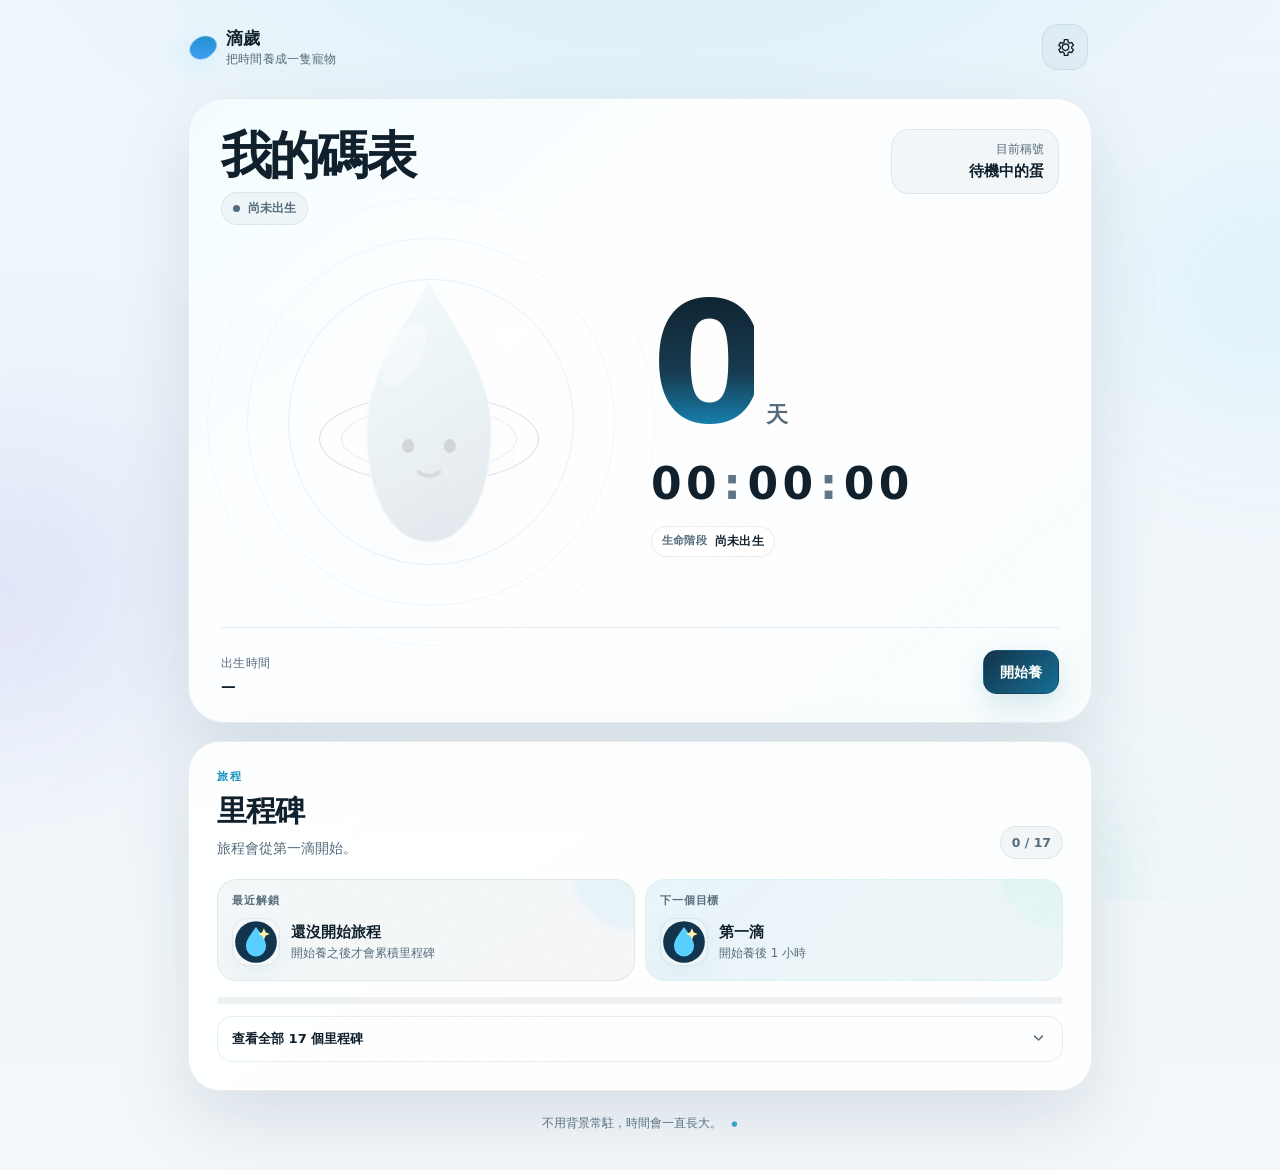
<file: index.html>
<!doctype html>
<html lang="zh-Hant">
<head>
  <meta charset="utf-8" />
  <meta name="viewport" content="width=device-width, initial-scale=1, viewport-fit=cover" />
  <meta id="themeColorMeta" name="theme-color" content="#071018" />
  <meta name="description" content="滴歲：把時間養成一隻會一直長大的碼表寵物。" />
  <meta name="apple-mobile-web-app-capable" content="yes" />
  <meta name="apple-mobile-web-app-status-bar-style" content="black-translucent" />
  <link rel="manifest" href="./manifest.webmanifest" />
  <link rel="icon" href="./icons/icon-192.webp?v=icon-v2" type="image/webp" />
  <link rel="apple-touch-icon" href="./icons/icon-192.webp?v=icon-v2" />
  <script>
    (() => {
      try {
        const preference = localStorage.getItem("dipai-theme") || "system";
        const resolved = preference === "system"
          ? (matchMedia("(prefers-color-scheme: light)").matches ? "light" : "dark")
          : preference;
        document.documentElement.dataset.theme = resolved;
      } catch {}
    })();
  </script>
  <link rel="stylesheet" href="./styles.css?v=ui-v3" />
  <link rel="stylesheet" href="./journey.css?v=journey-v2" />
  <link rel="stylesheet" href="./share.css?v=share-v1" />
  <link rel="stylesheet" href="./mascot.css?v=care-v2" />
  <style>
    .unlock-toast{position:fixed;z-index:60;left:50%;bottom:max(18px,env(safe-area-inset-bottom));width:min(470px,calc(100vw - 24px));display:grid;grid-template-columns:58px minmax(0,1fr) 34px;align-items:center;gap:12px;padding:13px 13px 13px 14px;border:1px solid var(--stroke-strong);border-radius:22px;background:linear-gradient(145deg,rgba(91,207,255,.09),rgba(139,241,215,.04)),var(--surface-solid);box-shadow:0 24px 70px rgba(0,0,0,.34);backdrop-filter:blur(24px);-webkit-backdrop-filter:blur(24px);opacity:0;visibility:hidden;pointer-events:none;transform:translate(-50%,22px) scale(.98);transition:opacity .22s ease,transform .22s ease,visibility .22s ease}
    .unlock-toast.is-visible{opacity:1;visibility:visible;pointer-events:auto;transform:translate(-50%,0) scale(1)}
    .unlock-toast-icon{width:54px;height:54px;display:grid;place-items:center;border:1px solid var(--stroke);border-radius:17px;background:var(--soft)}
    .unlock-toast-icon svg{width:50px;height:50px;display:block}
    .unlock-toast-copy{min-width:0;display:grid;gap:2px}.unlock-toast-copy span{color:var(--accent);font-size:.66rem;font-weight:800;letter-spacing:.12em}.unlock-toast-copy strong{font-size:.98rem;line-height:1.2}.unlock-toast-copy small{color:var(--muted);font-size:.76rem;line-height:1.4}
    .unlock-toast-dismiss{width:32px;height:32px;border:0;border-radius:11px;background:transparent;color:var(--muted);font-size:1.35rem;line-height:1;cursor:pointer}.unlock-toast-dismiss:hover{background:var(--soft);color:var(--text)}
    @media(max-width:420px){.unlock-toast{grid-template-columns:50px minmax(0,1fr) 30px;padding:11px;border-radius:19px}.unlock-toast-icon{width:48px;height:48px;border-radius:15px}.unlock-toast-icon svg{width:44px;height:44px}}
  </style>
  <title>滴歲</title>
</head>
<body>
  <div class="ambient" aria-hidden="true"><span></span><span></span><span></span></div>

  <main class="app-shell">
    <header class="topbar home-topbar">
      <div class="brand-wrap" aria-label="滴歲">
        <span class="brand-drop" aria-hidden="true"></span>
        <div>
          <div class="brand">滴歲</div>
          <div class="brand-note">把時間養成一隻寵物</div>
        </div>
      </div>

      <a class="icon-link" href="./settings.html" aria-label="設定" title="設定">
        <svg viewBox="0 0 24 24" aria-hidden="true">
          <path d="M12 15.5A3.5 3.5 0 1 1 12 8a3.5 3.5 0 0 1 0 7.5Z"/>
          <path d="M19.1 12.9c.1-.6.1-1.2 0-1.8l2-1.6-2-3.4-2.4 1a7.5 7.5 0 0 0-1.6-.9L14.7 3h-4l-.4 3.2c-.6.2-1.1.5-1.6.9l-2.4-1-2 3.4 2 1.6a7 7 0 0 0 0 1.8l-2 1.6 2 3.4 2.4-1c.5.4 1 .7 1.6.9l.4 3.2h4l.4-3.2c.6-.2 1.1-.5 1.6-.9l2.4 1 2-3.4-2-1.6Z"/>
        </svg>
      </a>
    </header>

    <section class="hero surface">
      <div class="hero-head">
        <div class="identity">
          <h1 id="title">我的碼表</h1>
          <div id="statusPill" class="status-pill stopped">尚未出生</div>
        </div>
        <div class="rank-orb">
          <span>目前稱號</span>
          <strong id="rankText">待機中的蛋</strong>
        </div>
      </div>

      <div class="time-stage" role="timer" aria-live="off" aria-label="已陪伴時間">
        <div class="ripple ripple-one" aria-hidden="true"></div>
        <div class="ripple ripple-two" aria-hidden="true"></div>
        <div class="ripple ripple-three" aria-hidden="true"></div>
        <div id="mascotStageShell" class="mascot-stage-shell" data-stage="dormant" aria-hidden="true">
          <span class="mascot-aura mascot-aura-one"></span>
          <span class="mascot-aura mascot-aura-two"></span>
          <svg id="mascotStage" class="mascot-stage" viewBox="0 0 240 280">
            <use id="mascotStageUse" href="./icons/mascots.svg#newborn"></use>
          </svg>
        </div>
        <div class="elapsed-wrap">
          <div class="days-row">
            <span id="days" class="days">0</span>
            <span class="unit">天</span>
          </div>
          <div class="clock-row">
            <span id="hours">00</span><span class="sep">:</span><span id="minutes">00</span><span class="sep">:</span><span id="seconds">00</span>
          </div>
          <div class="life-stage-chip" aria-label="目前生命階段">
            <span>生命階段</span>
            <strong id="lifeStageText">尚未出生</strong>
          </div>
        </div>
      </div>

      <section id="careStrip" class="care-strip" aria-label="照顧滴歲" hidden>
        <div class="care-copy">
          <span class="care-kicker">照顧狀態</span>
          <strong id="careHint">剛吃飽，現在精神很好。</strong>
          <small id="careFeedCount">有效餵食 0 次</small>
        </div>
        <button id="feedBtn" class="feed-btn" type="button" aria-label="餵食滴歲">
          <svg viewBox="0 0 24 24" aria-hidden="true">
            <path d="M12 3c-2.7 4.2-6 7.3-6 11a6 6 0 0 0 12 0c0-3.7-3.3-6.8-6-11Z"/>
            <path d="M9.5 15.2c.8 1 1.7 1.5 2.9 1.5"/>
          </svg>
          <span id="feedBtnLabel">餵食</span>
        </button>
      </section>

      <div class="hero-bottom">
        <div class="meta">
          <span class="label">出生時間</span>
          <strong id="startedAtText">—</strong>
        </div>
        <div class="actions">
          <button id="startBtn" class="btn primary">開始養</button>
          <button id="renameBtn" class="btn">改名字</button>
        </div>
      </div>
    </section>

    <aside id="backupReminder" class="backup-reminder surface" hidden>
      <div class="backup-reminder-icon" aria-hidden="true">
        <svg viewBox="0 0 24 24"><path d="M12 3 5 6v5c0 4.6 2.8 8.2 7 10 4.2-1.8 7-5.4 7-10V6l-7-3Z"/><path d="m9 12 2 2 4-4"/></svg>
      </div>
      <div class="backup-reminder-copy">
        <strong id="backupReminderTitle">很久沒有匯出備份了</strong>
        <small id="backupReminderText">本機有安全副本，但清除網站資料時仍可能一起消失。</small>
      </div>
      <a id="backupReminderAction" href="./settings.html#data-safety" class="backup-reminder-action">去備份</a>
      <button id="backupReminderDismiss" class="backup-reminder-dismiss" type="button" aria-label="稍後再提醒">×</button>
    </aside>

    <section class="milestones-card surface">
      <div class="milestone-head">
        <div>
          <span class="section-kicker">旅程</span>
          <h2>里程碑</h2>
          <p id="milestoneSummary" class="milestone-summary">旅程會從第一滴開始。</p>
        </div>
        <div class="milestone-head-actions">
          <span id="milestoneCount" class="milestone-count">0 / 17</span>
          <button id="shareAchievementBtn" class="share-entry" type="button" aria-label="分享滴歲成就卡" hidden>
            <svg viewBox="0 0 24 24" aria-hidden="true"><circle cx="18" cy="5" r="2.5"/><circle cx="6" cy="12" r="2.5"/><circle cx="18" cy="19" r="2.5"/><path d="m8.2 10.9 7.6-4.7M8.2 13.1l7.6 4.7"/></svg>
            <span>分享</span>
          </button>
        </div>
      </div>

      <div class="journey-glance" aria-label="里程碑摘要">
        <article class="journey-card journey-card-recent">
          <span class="journey-label">最近解鎖</span>
          <div class="journey-card-main">
            <div class="journey-badge" aria-hidden="true">
              <svg viewBox="0 0 64 64"><use id="recentMilestoneIcon" href="./icons/milestones.svg#spark"></use></svg>
            </div>
            <div class="journey-copy">
              <strong id="recentMilestoneTitle">還沒開始旅程</strong>
              <small id="recentMilestoneMeta">開始養之後才會累積里程碑</small>
            </div>
          </div>
        </article>

        <article class="journey-card journey-card-next">
          <span class="journey-label">下一個目標</span>
          <div class="journey-card-main">
            <div class="journey-badge" aria-hidden="true">
              <svg viewBox="0 0 64 64"><use id="nextMilestoneIcon" href="./icons/milestones.svg#spark"></use></svg>
            </div>
            <div class="journey-copy">
              <strong id="nextMilestoneTitle">第一滴</strong>
              <small id="nextMilestoneMeta">開始養後 1 小時</small>
            </div>
          </div>
        </article>
      </div>

      <div id="milestoneProgressTrack" class="milestone-progress" role="progressbar" aria-label="下一個里程碑的進度" aria-valuemin="0" aria-valuemax="100" aria-valuenow="0" aria-valuetext="尚未完成里程碑"><span id="milestoneProgress" aria-hidden="true"></span></div>

      <button id="milestoneToggle" class="milestone-toggle" type="button" aria-expanded="false" aria-controls="milestoneArchive">
        <span id="milestoneToggleText">查看全部 17 個里程碑</span>
        <svg viewBox="0 0 24 24" aria-hidden="true"><path d="m7 9 5 5 5-5"/></svg>
      </button>

      <div id="milestoneArchive" class="milestone-archive" hidden>
        <div class="milestone-archive-head">
          <strong>完整旅程</strong>
          <span>從第一滴到十年神話</span>
        </div>
        <div id="milestones" class="milestones"></div>
      </div>
    </section>

    <footer>
      <span>不用背景常駐，時間會一直長大。</span>
      <span class="footer-dot" aria-hidden="true">●</span>
    </footer>
  </main>

  <aside id="unlockToast" class="unlock-toast" aria-label="里程碑解鎖" hidden>
    <div class="unlock-toast-icon" aria-hidden="true">
      <svg viewBox="0 0 64 64"><use id="unlockToastIcon" href="./icons/milestones.svg#spark"></use></svg>
    </div>
    <div class="unlock-toast-copy">
      <span>旅程更新</span>
      <strong id="unlockToastTitle">里程碑解鎖</strong>
      <small id="unlockToastMeta">歡迎回來</small>
    </div>
    <button id="unlockToastDismiss" class="unlock-toast-dismiss" type="button" aria-label="關閉里程碑通知">×</button>
  </aside>

  <aside id="evolutionOverlay" class="evolution-overlay" aria-label="滴歲成長" hidden>
    <div class="evolution-rings" aria-hidden="true"><span></span><span></span><span></span></div>
    <div class="evolution-card">
      <button id="evolutionDismiss" class="evolution-dismiss" type="button" aria-label="關閉成長通知">×</button>
      <div class="evolution-mascot-wrap" aria-hidden="true">
        <svg viewBox="0 0 240 280"><use id="evolutionMascotUse" href="./icons/mascots.svg#baby"></use></svg>
      </div>
      <span class="evolution-kicker">滴歲長大了</span>
      <strong id="evolutionStageTitle">幼滴</strong>
      <small id="evolutionStageMeta">新的生命階段已解鎖</small>
    </div>
  </aside>

  <div id="liveStatus" role="status" aria-live="polite" aria-atomic="true" style="position:absolute;width:1px;height:1px;padding:0;margin:-1px;overflow:hidden;clip:rect(0,0,0,0);white-space:nowrap;border:0"></div>

  <dialog id="shareDialog" class="share-dialog" aria-labelledby="shareDialogTitle">
    <div class="share-dialog-card">
      <header class="share-dialog-head">
        <div>
          <span class="dialog-kicker">分享旅程</span>
          <h2 id="shareDialogTitle">把這段陪伴做成一張卡</h2>
        </div>
        <button id="shareCloseBtn" class="share-close" type="button" aria-label="關閉分享成就卡">×</button>
      </header>

      <div class="share-format-switch" role="group" aria-label="分享圖片尺寸">
        <button class="share-format-option is-active" type="button" data-share-format="square" aria-pressed="true">
          <strong>1:1</strong><span>貼文</span>
        </button>
        <button class="share-format-option" type="button" data-share-format="story" aria-pressed="false">
          <strong>9:16</strong><span>限時動態</span>
        </button>
      </div>

      <div class="share-preview-shell">
        <canvas id="shareCanvas" class="share-canvas" width="1080" height="1080" aria-label="成就卡預覽"></canvas>
      </div>

      <p class="share-note">圖片只在這台裝置上即時產生，不會把滴歲資料上傳到伺服器。</p>

      <div class="share-dialog-actions">
        <button id="downloadShareBtn" class="btn" type="button" disabled>下載 PNG</button>
        <button id="nativeShareBtn" class="btn primary" type="button" disabled>分享圖片</button>
      </div>
    </div>
  </dialog>

  <dialog id="renameDialog">
    <form method="dialog" class="dialog-card" id="renameForm">
      <div class="dialog-kicker">改名字</div>
      <h2>這隻滴歲要叫什麼？</h2>
      <label>
        寵物名
        <input id="renameInput" maxlength="32" placeholder="我的碼表" autocomplete="off" />
      </label>
      <div class="dialog-actions">
        <button id="cancelRenameBtn" type="button" class="btn">取消</button>
        <button id="saveRenameBtn" type="button" class="btn primary">儲存</button>
      </div>
    </form>
  </dialog>

  <script src="./common.js?v=award-v1"></script>
  <script src="./storage.js?v=storage-v1"></script>
  <script src="./cloud.js?v=auth-v1"></script>
  <script src="./account.js?v=auth-v1"></script>
  <script src="./app.js?v=ui-v3"></script>
  <script src="./share-card.js?v=debug-v2"></script>
</body>
</html>
</file>
<file: styles.css>
:root{
  font-family:Inter,ui-sans-serif,system-ui,-apple-system,BlinkMacSystemFont,"Segoe UI","Noto Sans TC",sans-serif;
  --bg:#071018;--bg-top:#0a151f;--text:#f5fbff;--muted:#8ea3b5;--faint:#6f8799;
  --surface:rgba(13,27,39,.74);--surface-solid:#0e1b27;--stroke:rgba(190,233,255,.09);--stroke-strong:rgba(190,233,255,.18);
  --soft:rgba(255,255,255,.038);--soft-strong:rgba(255,255,255,.066);
  --accent:#6bdcff;--accent-2:#8bf1d7;--accent-3:#9ba8ff;
  --success:#86eab0;--success-bg:rgba(74,207,139,.09);
  --danger:#ff8f9d;--danger-bg:rgba(255,89,112,.09);--danger-line:#ff7084;
  --dialog:#0e1a25;--input:#09131c;--shadow:0 28px 80px rgba(0,0,0,.28);--shadow-soft:0 14px 42px rgba(0,0,0,.16);
  --separator:rgba(190,233,255,.075);color-scheme:dark
}
:root[data-theme="light"]{
  --bg:#f3f7fa;--bg-top:#eef6fb;--text:#10202c;--muted:#566c7c;--faint:#5f7485;
  --surface:rgba(255,255,255,.82);--surface-solid:#fff;--stroke:rgba(27,70,96,.09);--stroke-strong:rgba(27,70,96,.17);
  --soft:rgba(23,67,92,.038);--soft-strong:rgba(23,67,92,.065);
  --accent:#168fc2;--accent-2:#15896f;--accent-3:#6472df;
  --success:#258958;--success-bg:rgba(43,170,105,.08);
  --danger:#c94b5f;--danger-bg:rgba(201,75,95,.08);--danger-line:#d75b6e;
  --dialog:#fff;--input:#f4f8fa;--shadow:0 28px 72px rgba(52,87,109,.14);--shadow-soft:0 12px 36px rgba(52,87,109,.10);
  --separator:rgba(27,70,96,.08);color-scheme:light
}
*{box-sizing:border-box}
html{min-height:100%;background:var(--bg);scroll-behavior:smooth}
body{
  margin:0;min-height:100vh;color:var(--text);
  background:
    radial-gradient(1200px 680px at 50% -10%,rgba(82,190,255,.16),transparent 58%),
    radial-gradient(760px 520px at 8% 35%,rgba(103,119,255,.09),transparent 66%),
    linear-gradient(180deg,var(--bg-top),var(--bg));
  overflow-x:hidden;transition:background-color .25s ease,color .25s ease
}
:root[data-theme="light"] body{
  background:
    radial-gradient(1100px 620px at 52% -10%,rgba(74,184,230,.14),transparent 60%),
    radial-gradient(700px 480px at 3% 48%,rgba(112,125,226,.07),transparent 68%),
    linear-gradient(180deg,var(--bg-top),var(--bg))
}
button,input,select{font:inherit}
button,a,select{-webkit-tap-highlight-color:transparent}
button:focus-visible,a:focus-visible,select:focus-visible,input:focus-visible{outline:2px solid var(--accent);outline-offset:3px}

.ambient{position:fixed;inset:0;z-index:0;pointer-events:none;overflow:hidden}
.ambient span{position:absolute;border-radius:999px;filter:blur(82px);opacity:.15;animation:drift 18s ease-in-out infinite alternate}
.ambient span:nth-child(1){width:260px;height:260px;background:#46c9ff;right:-110px;top:18%}
.ambient span:nth-child(2){width:220px;height:220px;background:#7769ff;left:-120px;top:55%;animation-delay:-8s}
.ambient span:nth-child(3){width:180px;height:180px;background:#66f0c7;right:9%;bottom:-80px;animation-delay:-13s}
:root[data-theme="light"] .ambient span{opacity:.09}
@keyframes drift{to{transform:translate3d(24px,-18px,0) scale(1.06)}}

.app-shell{position:relative;z-index:1;width:min(940px,100%);margin:0 auto;padding:max(24px,env(safe-area-inset-top)) 18px max(34px,env(safe-area-inset-bottom))}
.topbar{display:flex;align-items:center;justify-content:space-between;gap:16px;margin-bottom:28px;padding:0 4px}
.brand-wrap{display:flex;align-items:center;gap:12px}
.brand-drop{width:22px;height:27px;display:block;background:linear-gradient(145deg,var(--accent),#4a9fff);border-radius:70% 40% 65% 45%;transform:rotate(42deg);box-shadow:0 8px 24px rgba(88,205,255,.22)}
.brand{font-size:1.08rem;font-weight:820;letter-spacing:.02em}
.brand-note{margin-top:2px;color:var(--muted);font-size:.74rem;letter-spacing:.02em}
.icon-link,.back-link{display:grid;place-items:center;color:var(--text);text-decoration:none;border:1px solid var(--stroke);background:var(--soft);backdrop-filter:blur(18px);-webkit-backdrop-filter:blur(18px);transition:transform .18s ease,border-color .18s ease,background .18s ease}
.icon-link{width:46px;height:46px;border-radius:16px}
.icon-link:hover,.back-link:hover{transform:translateY(-2px);background:var(--soft-strong);border-color:var(--stroke-strong)}
.icon-link:active,.back-link:active{transform:scale(.97)}
.icon-link svg{width:21px;height:21px;fill:none;stroke:currentColor;stroke-width:1.55;stroke-linecap:round;stroke-linejoin:round}

.surface{position:relative;border:1px solid var(--stroke);background:linear-gradient(145deg,rgba(255,255,255,.045),rgba(255,255,255,.012)),var(--surface);box-shadow:var(--shadow);backdrop-filter:blur(24px);-webkit-backdrop-filter:blur(24px)}
:root[data-theme="light"] .surface{background:linear-gradient(145deg,rgba(255,255,255,.55),rgba(255,255,255,.16)),var(--surface)}

.hero{overflow:hidden;border-radius:36px;padding:30px 32px 28px}
.hero::before{content:"";position:absolute;inset:0;background:linear-gradient(140deg,rgba(104,220,255,.08),transparent 34%,transparent 74%,rgba(134,240,212,.055));pointer-events:none}
.hero-head{position:relative;z-index:3;display:flex;align-items:flex-start;justify-content:space-between;gap:24px}
.hero h1{margin:0 0 10px;font-size:clamp(2rem,5vw,3.2rem);line-height:1.04;letter-spacing:-.055em;font-weight:820}
.status-pill{display:inline-flex;align-items:center;gap:8px;padding:7px 11px;border:1px solid var(--stroke);border-radius:999px;background:var(--soft);color:var(--muted);font-size:.78rem;font-weight:680}
.status-pill.running{border-color:rgba(134,234,176,.14);background:var(--success-bg);color:var(--success)}
.status-pill.running::before,.status-pill.stopped::before{content:"";width:7px;height:7px;border-radius:50%;background:currentColor}
.status-pill.running::before{box-shadow:0 0 0 0 rgba(134,234,176,.45);animation:pulse 2.2s ease-out infinite}
@keyframes pulse{60%,100%{box-shadow:0 0 0 8px transparent}}
.rank-orb{min-width:168px;padding:12px 14px;border:1px solid var(--stroke);border-radius:18px;background:var(--soft);text-align:right}
.rank-orb span{display:block;margin-bottom:4px;color:var(--muted);font-size:.72rem}
.rank-orb strong{font-size:.92rem;font-weight:730}

.time-stage{position:relative;display:grid;place-items:center;min-height:380px;margin:2px 0 10px;isolation:isolate}
.elapsed-wrap{position:relative;z-index:3;text-align:center}
.days-row{display:flex;align-items:baseline;justify-content:center;gap:12px;line-height:.86}
.days{font-size:clamp(7rem,21vw,13rem);font-weight:780;letter-spacing:-.085em;font-variant-numeric:tabular-nums;background:linear-gradient(180deg,#fff 8%,#d9f4ff 48%,#86dfff 100%);-webkit-background-clip:text;background-clip:text;color:transparent;text-shadow:0 24px 60px rgba(73,194,255,.12)}
:root[data-theme="light"] .days{background:linear-gradient(180deg,#102533 5%,#173b50 56%,#168fc2 100%);-webkit-background-clip:text;background-clip:text;color:transparent;text-shadow:none}
.unit{color:var(--muted);font-size:clamp(1rem,2.4vw,1.35rem);font-weight:650;letter-spacing:.08em}
.clock-row{margin-top:22px;color:var(--text);font-size:clamp(1.85rem,5.5vw,3.15rem);font-weight:560;letter-spacing:.1em;font-variant-numeric:tabular-nums}
.sep{padding:0 .05em;color:var(--faint)}
.ripple{position:absolute;left:50%;top:50%;border:1px solid rgba(102,216,255,.13);border-radius:50%;transform:translate(-50%,-50%);z-index:0}
:root[data-theme="light"] .ripple{border-color:rgba(35,146,190,.12)}
.ripple-one{width:360px;height:360px}.ripple-two{width:470px;height:470px;opacity:.62}.ripple-three{width:590px;height:590px;opacity:.34}
.drop-glyph{position:absolute;left:50%;top:50%;width:230px;height:265px;z-index:1;border-radius:62% 42% 66% 44%;transform:translate(-50%,-52%) rotate(43deg);background:linear-gradient(145deg,rgba(76,199,255,.12),rgba(75,119,255,.045));filter:drop-shadow(0 30px 60px rgba(54,180,255,.08));border:1px solid rgba(128,226,255,.06)}
:root[data-theme="light"] .drop-glyph{background:linear-gradient(145deg,rgba(54,166,211,.09),rgba(94,108,214,.035));border-color:rgba(45,135,173,.055)}

.hero-bottom{position:relative;z-index:3;display:flex;align-items:end;justify-content:space-between;gap:18px;padding-top:22px;border-top:1px solid var(--stroke)}
.meta{min-width:0}.meta .label{display:block;margin-bottom:6px;color:var(--muted);font-size:.72rem;letter-spacing:.03em}.meta strong{display:block;font-size:.92rem;font-weight:650;overflow-wrap:anywhere}
.actions{display:flex;gap:10px}
.btn{min-height:44px;border:1px solid var(--stroke-strong);border-radius:14px;padding:0 16px;color:var(--text);background:var(--soft);font:inherit;font-size:.9rem;font-weight:680;cursor:pointer;transition:transform .16s ease,background .16s ease,border-color .16s ease,box-shadow .16s ease}
.btn:hover{transform:translateY(-1px);background:var(--soft-strong);border-color:rgba(180,232,255,.26)}
.btn:active{transform:scale(.98)}
.btn.primary{background:linear-gradient(135deg,#d9f7ff,#9fe9ff);color:#06141e;border-color:transparent;box-shadow:0 10px 28px rgba(89,209,255,.2)}
:root[data-theme="light"] .btn.primary{background:linear-gradient(135deg,#12344a,#176f94);color:white;box-shadow:0 10px 26px rgba(33,111,145,.16)}
.btn[hidden]{display:none}

.milestones-card{margin-top:18px;border-radius:32px;padding:28px}
.milestone-head{display:flex;align-items:flex-end;justify-content:space-between;gap:18px}
.section-kicker{display:block;margin-bottom:7px;color:var(--accent);font-size:.68rem;font-weight:760;letter-spacing:.14em;text-transform:uppercase}
.milestone-head h2{margin:0;font-size:clamp(1.4rem,3vw,1.9rem);letter-spacing:-.035em}
.milestone-summary{margin:7px 0 0;color:var(--muted);font-size:.85rem;line-height:1.45}
.milestone-count{padding:8px 11px;border:1px solid var(--stroke);border-radius:999px;background:var(--soft);color:var(--muted);font-size:.78rem;font-weight:720;font-variant-numeric:tabular-nums}
/* Each milestone fills the track independently from 0% to 100%.
   Keep the travelling highlight on the *track*, not on the partially filled
   child: otherwise the shimmer stops at the current fill width. */
.milestone-progress{position:relative;height:7px;margin:20px 0 18px;border-radius:999px;background:var(--soft-strong);overflow:hidden;isolation:isolate}
.milestone-progress>span{display:block;width:0;height:100%;border-radius:inherit;background:linear-gradient(90deg,#5acfff,#76ebd0,#9ba8ff);box-shadow:0 0 18px rgba(95,218,255,.24);transition:width .45s cubic-bezier(.22,.8,.22,1)}
.milestone-progress>span.is-milestone-reset{transition:none}
/* Shine width = 40% of track; the 350% translation moves it from -40%
   to +100%, fully across and outside both ends of the track. */
.milestone-progress::after{content:"";position:absolute;z-index:1;top:0;bottom:0;left:-40%;width:40%;border-radius:inherit;pointer-events:none;background:linear-gradient(90deg,transparent,rgba(255,255,255,.12) 23%,rgba(255,255,255,.68) 50%,rgba(255,255,255,.12) 77%,transparent);animation:milestoneShine 3.6s linear infinite}
@keyframes milestoneShine{0%{transform:translateX(0)}70%,100%{transform:translateX(350%)}}
@media(prefers-reduced-motion:reduce){.milestone-progress>span{transition:none}.milestone-progress::after{animation:none;display:none}}
.milestones{display:grid;grid-template-columns:repeat(2,minmax(0,1fr));gap:10px}
.milestone{display:flex;align-items:center;justify-content:space-between;gap:14px;min-height:76px;padding:12px 13px;border:1px solid var(--stroke);border-radius:18px;background:var(--soft);transition:transform .18s ease,border-color .18s ease,background .18s ease}
.milestone:hover{transform:translateY(-2px);border-color:var(--stroke-strong);background:var(--soft-strong)}
.milestone.done{background:linear-gradient(135deg,rgba(72,205,255,.065),rgba(108,235,200,.035));border-color:rgba(112,225,242,.12)}
.milestone .left{display:flex;align-items:center;gap:12px;min-width:0}
.badge{width:46px;height:46px;display:grid;place-items:center;flex:0 0 auto;border-radius:15px;background:var(--soft);filter:saturate(.36);opacity:.46;transition:opacity .22s ease,filter .22s ease,transform .22s ease,box-shadow .22s ease}
.badge svg{display:block;width:46px;height:46px}
.milestone.done .badge{opacity:1;filter:none;box-shadow:0 10px 28px rgba(61,184,255,.1)}
.milestone.just-unlocked .badge{animation:unlockPop .68s cubic-bezier(.22,1.45,.36,1)}
@keyframes unlockPop{0%{transform:scale(.78) rotate(-7deg)}55%{transform:scale(1.12) rotate(3deg)}100%{transform:scale(1) rotate(0)}}
.milestone-copy{min-width:0}.milestone-copy strong{display:block;font-size:.9rem;font-weight:700}.milestone-copy small,.milestone-status{color:var(--muted);font-size:.73rem}.milestone-copy small{display:block;margin-top:3px}.milestone-status{flex:0 0 auto;text-align:right}.milestone.done .milestone-status{color:var(--accent-2);font-weight:700}

footer{display:flex;align-items:center;justify-content:center;gap:9px;padding:24px 8px 4px;color:var(--faint);font-size:.75rem}
.footer-dot{font-size:.45rem;color:var(--accent);opacity:.8}

dialog{width:min(92vw,430px);border:0;padding:0;background:transparent;color:var(--text)}
dialog::backdrop{background:rgba(1,8,13,.68);backdrop-filter:blur(8px);-webkit-backdrop-filter:blur(8px)}
.dialog-card{background:linear-gradient(145deg,rgba(255,255,255,.05),transparent),var(--dialog);border:1px solid var(--stroke-strong);border-radius:26px;padding:24px;box-shadow:0 30px 90px rgba(0,0,0,.42)}
.dialog-kicker{margin-bottom:8px;color:var(--accent);font-size:.7rem;font-weight:760;letter-spacing:.1em}
.dialog-card h2{margin:0 0 18px;font-size:1.35rem;letter-spacing:-.025em}
.dialog-card label{display:grid;gap:8px;color:var(--muted);font-size:.8rem}
.dialog-card input{width:100%;border:1px solid var(--stroke);background:var(--input);color:var(--text);border-radius:14px;padding:13px 14px}
.dialog-card input:focus{border-color:var(--accent)}
.dialog-actions{display:flex;justify-content:flex-end;gap:10px;margin-top:18px}

.settings-shell{width:min(690px,100%);padding-bottom:max(48px,env(safe-area-inset-bottom))}
.settings-header{display:flex;align-items:center;gap:15px;padding:4px 2px 30px}
.back-link{width:46px;height:46px;border-radius:16px;flex:0 0 auto}
.back-link svg{width:22px;height:22px;fill:none;stroke:currentColor;stroke-width:1.8;stroke-linecap:round;stroke-linejoin:round}
.settings-title{font-size:1.8rem;font-weight:820;letter-spacing:-.045em}
.settings-subtitle{margin-top:4px;color:var(--muted);font-size:.86rem}
.settings-section{margin-bottom:26px}
.settings-section-title{margin:0 0 9px 12px;color:var(--muted);font-size:.7rem;font-weight:780;letter-spacing:.12em;text-transform:uppercase}
.settings-list{overflow:hidden;background:linear-gradient(145deg,rgba(255,255,255,.04),rgba(255,255,255,.01)),var(--surface);border:1px solid var(--stroke);border-radius:22px;box-shadow:var(--shadow-soft);backdrop-filter:blur(22px);-webkit-backdrop-filter:blur(22px)}
.settings-row{position:relative;display:flex;align-items:center;gap:13px;min-height:76px;width:100%;padding:13px 15px;background:transparent;color:var(--text);border:0;text-align:left}
.settings-row+.settings-row{border-top:1px solid var(--separator)}
.settings-action{cursor:pointer;transition:background .15s ease,transform .15s ease}
.settings-action:hover:not(:disabled){background:var(--soft)}
.settings-action:active:not(:disabled){background:var(--soft-strong)}
.settings-action:disabled{cursor:default;opacity:.64}
.settings-icon{width:42px;height:42px;display:grid;place-items:center;flex:0 0 auto;border:1px solid var(--stroke);border-radius:14px;background:var(--soft);color:var(--text)}
.settings-icon-accent{background:linear-gradient(135deg,rgba(91,207,255,.13),rgba(139,241,215,.06));color:var(--accent)}
.settings-icon svg{width:20px;height:20px;fill:none;stroke:currentColor;stroke-width:1.75;stroke-linecap:round;stroke-linejoin:round}
.settings-copy{display:flex;flex:1;min-width:0;flex-direction:column;gap:3px}.settings-copy strong{font-size:.96rem;font-weight:700}.settings-copy span{color:var(--muted);font-size:.78rem;line-height:1.4}
.settings-chevron{flex:0 0 auto;color:var(--faint);font-size:1.65rem;line-height:1;font-weight:300}
.settings-select{appearance:none;max-width:132px;padding:9px 30px 9px 12px;border:1px solid var(--stroke);border-radius:12px;background-color:var(--soft);background-image:linear-gradient(45deg,transparent 50%,var(--muted) 50%),linear-gradient(135deg,var(--muted) 50%,transparent 50%);background-position:calc(100% - 15px) 50%,calc(100% - 10px) 50%;background-size:5px 5px,5px 5px;background-repeat:no-repeat;color:var(--text);outline:none;cursor:pointer}
.settings-select:focus{border-color:var(--accent)}
.danger-settings{margin-top:34px}.danger-settings .settings-section-title{color:var(--danger)}.danger-list{border-color:rgba(255,112,132,.13)}.danger-row{color:var(--danger)}.danger-icon{background:var(--danger-bg);color:var(--danger);border-color:rgba(255,112,132,.12)}.danger-row .settings-copy span{color:var(--muted)}.danger-row.holding{background:var(--danger-bg)}
.row-progress{position:absolute;left:0;right:0;bottom:0;height:3px;background:transparent;overflow:hidden}.row-progress>span{display:block;height:100%;width:0;background:linear-gradient(90deg,var(--danger-line),#ffb0ba);box-shadow:0 0 15px rgba(255,112,132,.3);transition:width .04s linear}
.settings-footnote{margin:5px 14px 0;color:var(--muted);font-size:.75rem;line-height:1.55;text-align:center}
/* Friendly everyday settings; diagnostics and old restore flows remain available
   behind a native disclosure instead of crowding the account experience. */
.settings-advanced{margin:6px 0 25px;border:1px solid var(--stroke);border-radius:22px;background:linear-gradient(140deg,rgba(91,207,255,.035),transparent 72%),var(--surface);overflow:hidden;box-shadow:var(--shadow-soft)}
.settings-advanced-toggle{display:flex;align-items:center;gap:13px;min-height:78px;padding:15px 18px;list-style:none;cursor:pointer;user-select:none}
.settings-advanced-toggle::-webkit-details-marker{display:none}
.settings-advanced-toggle:hover{background:var(--soft)}
.settings-advanced-toggle:focus-visible{outline:2px solid var(--accent);outline-offset:-3px;border-radius:18px}
.settings-advanced-icon{display:grid;place-items:center;flex:0 0 42px;width:42px;height:42px;border-radius:14px;background:var(--soft);border:1px solid var(--stroke);color:var(--accent);font-size:1.1rem}
.settings-advanced-copy{min-width:0;display:flex;flex:1;flex-direction:column;gap:4px}
.settings-advanced-copy strong{color:var(--text);font-size:.93rem;font-weight:740}
.settings-advanced-copy small{color:var(--muted);font-size:.75rem;line-height:1.45}
.settings-advanced-chevron{color:var(--muted);font-size:1.3rem;transition:transform .2s ease}
.settings-advanced[open] .settings-advanced-chevron{transform:rotate(180deg)}
.settings-advanced-content{padding:0 14px 4px;border-top:1px solid var(--separator)}
.settings-advanced-content>.settings-section{margin-top:22px;margin-bottom:22px}
.settings-advanced-content>.settings-section:first-child{margin-top:20px}
.settings-advanced-content .settings-section-title{margin-left:8px}
.settings-advanced-content .settings-list{box-shadow:none;background:var(--soft)}
@media(max-width:480px){.settings-advanced-toggle{padding:13px}.settings-advanced-content{padding:0 9px 4px}}
@media(prefers-reduced-motion:reduce){.settings-advanced-chevron{transition:none}}


@media(max-width:700px){
  .app-shell{padding-left:12px;padding-right:12px}
  .topbar{margin-bottom:18px}.brand-note{display:none}
  .hero{padding:22px 18px 18px;border-radius:28px}.hero-head{gap:12px}.hero h1{font-size:2rem}
  .rank-orb{min-width:0;padding:10px 11px;border-radius:15px}.rank-orb span{font-size:.66rem}.rank-orb strong{font-size:.82rem}
  .time-stage{min-height:330px;margin:0}.days{font-size:clamp(6.6rem,34vw,10rem)}.clock-row{font-size:clamp(1.75rem,9vw,2.55rem);margin-top:18px}
  .ripple-one{width:270px;height:270px}.ripple-two{width:350px;height:350px}.ripple-three{width:430px;height:430px}.drop-glyph{width:175px;height:200px}
  .hero-bottom{align-items:center;padding-top:16px}
  .milestones-card{padding:20px 16px;border-radius:26px}.milestones{grid-template-columns:1fr}.milestone{min-height:70px}.milestone-head{align-items:flex-start}.milestone-head p{max-width:250px}
  .settings-header{padding:2px 2px 24px}.settings-title{font-size:1.55rem}.settings-row{min-height:72px;padding:12px}.settings-icon{width:39px;height:39px}.settings-select{max-width:118px;font-size:.86rem}
}
@media(max-width:390px){
  .rank-orb{display:none}.days{font-size:7rem}.hero-bottom{flex-direction:column;align-items:stretch}.actions .btn{width:100%}.milestone-status{max-width:86px}
}
@media(prefers-reduced-motion:reduce){
  html{scroll-behavior:auto}
  *,*::before,*::after{animation-duration:.001ms!important;animation-iteration-count:1!important;transition-duration:.001ms!important}
}


/* Storage safety */
.backup-reminder[hidden]{display:none!important}
.backup-reminder{display:grid;grid-template-columns:46px minmax(0,1fr) auto 34px;align-items:center;gap:13px;margin:16px 0;padding:14px 16px;border-radius:22px}
.backup-reminder-icon{width:44px;height:44px;display:grid;place-items:center;border:1px solid var(--stroke);border-radius:15px;background:var(--soft);color:var(--accent)}
.backup-reminder-icon svg{width:22px;height:22px;fill:none;stroke:currentColor;stroke-width:1.7;stroke-linecap:round;stroke-linejoin:round}
.backup-reminder-copy{min-width:0;display:grid;gap:3px}.backup-reminder-copy strong{font-size:.84rem}.backup-reminder-copy small{color:var(--muted);font-size:.72rem;line-height:1.4}
.backup-reminder-action{padding:9px 12px;border:1px solid var(--stroke-strong);border-radius:12px;background:var(--soft);color:var(--text);font-size:.72rem;font-weight:760;text-decoration:none;white-space:nowrap}
.backup-reminder-dismiss{width:32px;height:32px;border:0;border-radius:10px;background:transparent;color:var(--muted);font-size:1.25rem;cursor:pointer}.backup-reminder-dismiss:hover{background:var(--soft);color:var(--text)}
.safety-badge{flex:0 0 auto;padding:5px 8px;border:1px solid var(--stroke);border-radius:999px;background:var(--soft);color:var(--muted);font-size:.66rem;font-weight:760}
.safety-badge.good{border-color:rgba(134,234,176,.2);background:var(--success-bg);color:var(--success)}
.safety-badge.warn{border-color:rgba(242,210,122,.24);background:rgba(242,210,122,.08);color:#e0bd5f}
.safety-badge.bad{border-color:rgba(255,112,132,.24);background:var(--danger-bg);color:var(--danger)}
:root[data-theme="light"] .safety-badge.warn{color:#8a6a16}
.recovery-dialog{width:min(560px,calc(100vw - 28px));padding:0;border:0;background:transparent;color:var(--text)}
.recovery-dialog::backdrop{background:rgba(2,8,12,.66);backdrop-filter:blur(8px)}
.recovery-dialog-card{border:1px solid var(--stroke-strong);border-radius:28px;background:var(--surface-solid);box-shadow:0 30px 100px rgba(0,0,0,.5);padding:20px}
.recovery-dialog-head{display:flex;align-items:flex-start;justify-content:space-between;gap:16px;margin-bottom:14px}.recovery-dialog-head h2{margin:5px 0 0;font-size:1.45rem}
.recovery-dialog-close{width:36px;height:36px;border:0;border-radius:12px;background:var(--soft);color:var(--muted);font-size:1.35rem;cursor:pointer}.recovery-dialog-close:hover{background:var(--soft-strong);color:var(--text)}
.snapshot-list{display:grid;gap:9px;max-height:min(58vh,520px);overflow:auto}
.snapshot-empty{padding:26px 14px;text-align:center;color:var(--muted);font-size:.8rem}
.snapshot-item{display:grid;grid-template-columns:minmax(0,1fr) auto;align-items:center;gap:12px;padding:12px 13px;border:1px solid var(--stroke);border-radius:17px;background:var(--soft)}
.snapshot-copy{min-width:0;display:grid;gap:3px}.snapshot-copy strong{font-size:.82rem}.snapshot-copy span{color:var(--muted);font-size:.7rem}.snapshot-copy small{color:var(--faint);font-size:.65rem}
.snapshot-restore{padding:8px 10px;border:1px solid var(--stroke-strong);border-radius:11px;background:var(--soft);color:var(--text);font-size:.7rem;font-weight:760;cursor:pointer}
.snapshot-restore:hover{background:var(--soft-strong)}
@media(max-width:560px){.backup-reminder{grid-template-columns:42px minmax(0,1fr) 30px}.backup-reminder-action{grid-column:2/3;width:max-content}.backup-reminder-dismiss{grid-column:3;grid-row:1}.safety-list .settings-row{gap:10px}.safety-badge{font-size:.61rem;padding:4px 7px}}
</file>
<file: journey.css>
/* Journey overview: keep the home screen focused while the full 17-step archive stays one tap away. */
.journey-glance{
  display:grid;
  grid-template-columns:repeat(2,minmax(0,1fr));
  gap:10px;
  margin-top:20px;
}
.journey-card{
  min-width:0;
  padding:14px;
  border:1px solid var(--stroke);
  border-radius:20px;
  background:var(--soft);
  overflow:hidden;
  position:relative;
}
.journey-card::after{
  content:"";
  position:absolute;
  width:120px;
  height:120px;
  border-radius:50%;
  right:-58px;
  top:-70px;
  background:rgba(91,207,255,.08);
  filter:blur(2px);
  pointer-events:none;
}
.journey-card-next{
  background:linear-gradient(135deg,rgba(90,207,255,.075),rgba(118,235,208,.035)),var(--soft);
  border-color:rgba(112,225,242,.13);
}
.journey-card-next::after{background:rgba(139,241,215,.1)}
.journey-label{
  display:block;
  margin-bottom:10px;
  color:var(--muted);
  font-size:.68rem;
  font-weight:760;
  letter-spacing:.08em;
}
.journey-card-main{
  position:relative;
  z-index:1;
  display:flex;
  align-items:center;
  gap:11px;
  min-width:0;
}
.journey-badge{
  width:48px;
  height:48px;
  display:grid;
  place-items:center;
  flex:0 0 auto;
  border:1px solid var(--stroke);
  border-radius:16px;
  background:rgba(255,255,255,.035);
  box-shadow:0 10px 26px rgba(35,155,210,.08);
}
.journey-badge svg{display:block;width:46px;height:46px}
.journey-copy{min-width:0;display:grid;gap:4px}
.journey-copy strong{
  overflow:hidden;
  text-overflow:ellipsis;
  white-space:nowrap;
  font-size:.92rem;
  font-weight:740;
}
.journey-copy small{
  color:var(--muted);
  font-size:.73rem;
  line-height:1.35;
}
.milestones-card .milestone-progress{margin:16px 0 12px}
.milestone-toggle{
  width:100%;
  min-height:46px;
  display:flex;
  align-items:center;
  justify-content:space-between;
  gap:12px;
  padding:0 14px;
  border:1px solid var(--stroke);
  border-radius:15px;
  background:transparent;
  color:var(--text);
  cursor:pointer;
  font:inherit;
  font-size:.82rem;
  font-weight:700;
  transition:background .16s ease,border-color .16s ease,transform .16s ease;
}
.milestone-toggle:hover{background:var(--soft);border-color:var(--stroke-strong)}
.milestone-toggle:active{transform:scale(.992)}
.milestone-toggle svg{
  width:19px;
  height:19px;
  fill:none;
  stroke:var(--muted);
  stroke-width:1.8;
  stroke-linecap:round;
  stroke-linejoin:round;
  transition:transform .2s ease;
}
.milestone-toggle[aria-expanded="true"] svg{transform:rotate(180deg)}
.milestone-archive{margin-top:16px;padding-top:16px;border-top:1px solid var(--stroke)}
.milestone-archive[hidden]{display:none}
.milestone-archive-head{
  display:flex;
  align-items:baseline;
  justify-content:space-between;
  gap:12px;
  margin:0 2px 11px;
}
.milestone-archive-head strong{font-size:.84rem;font-weight:750}
.milestone-archive-head span{color:var(--muted);font-size:.72rem}

@media(max-width:520px){
  .journey-glance{grid-template-columns:1fr;gap:8px;margin-top:16px}
  .journey-card{padding:12px 13px;border-radius:17px}
  .journey-label{margin-bottom:8px}
  .journey-badge{width:44px;height:44px;border-radius:14px}
  .journey-badge svg{width:42px;height:42px}
  .journey-copy strong{font-size:.88rem}
  .milestone-archive-head{align-items:flex-start;flex-direction:column;gap:2px}
}
</file>
<file: share.css>
/* Share achievement card: on-device Canvas export + Web Share UI. */
.milestone-head-actions{display:flex;align-items:center;gap:8px;flex:0 0 auto}
.share-entry{
  min-height:34px;
  display:inline-flex;
  align-items:center;
  justify-content:center;
  gap:7px;
  padding:0 11px;
  border:1px solid var(--stroke);
  border-radius:999px;
  background:var(--soft);
  color:var(--text);
  cursor:pointer;
  font:inherit;
  font-size:.76rem;
  font-weight:720;
  transition:transform .16s ease,background .16s ease,border-color .16s ease
}
.share-entry[hidden]{display:none}
.share-entry:hover{transform:translateY(-1px);background:var(--soft-strong);border-color:var(--stroke-strong)}
.share-entry:active{transform:scale(.98)}
.share-entry svg{width:15px;height:15px;fill:none;stroke:currentColor;stroke-width:1.7;stroke-linecap:round;stroke-linejoin:round}

.share-dialog{width:min(94vw,660px);max-height:min(92vh,900px);margin:auto;border:0;padding:0;background:transparent;color:var(--text);overflow:visible}
.share-dialog::backdrop{background:rgba(1,8,13,.74);backdrop-filter:blur(9px);-webkit-backdrop-filter:blur(9px)}
.share-dialog-card{
  max-height:min(92vh,900px);
  overflow:auto;
  padding:22px;
  border:1px solid var(--stroke-strong);
  border-radius:28px;
  background:linear-gradient(145deg,rgba(255,255,255,.05),transparent 42%),var(--dialog);
  box-shadow:0 32px 100px rgba(0,0,0,.46)
}
.share-dialog-head{display:flex;align-items:flex-start;justify-content:space-between;gap:20px;margin-bottom:16px}
.share-dialog-head h2{margin:0;font-size:1.35rem;letter-spacing:-.03em;line-height:1.2}
.share-close{
  width:38px;height:38px;display:grid;place-items:center;flex:0 0 auto;
  border:1px solid var(--stroke);border-radius:13px;background:var(--soft);color:var(--muted);
  font:inherit;font-size:1.45rem;line-height:1;cursor:pointer
}
.share-close:hover{background:var(--soft-strong);color:var(--text)}

.share-format-switch{
  display:grid;
  grid-template-columns:repeat(2,minmax(0,1fr));
  gap:8px;
  margin-bottom:14px;
  padding:5px;
  border:1px solid var(--stroke);
  border-radius:16px;
  background:var(--soft)
}
.share-format-option{
  display:flex;align-items:center;justify-content:center;gap:8px;
  min-height:42px;border:0;border-radius:12px;background:transparent;color:var(--muted);
  cursor:pointer;font:inherit;transition:background .16s ease,color .16s ease,box-shadow .16s ease
}
.share-format-option strong{font-size:.88rem}.share-format-option span{font-size:.73rem}
.share-format-option.is-active{background:var(--surface-solid);color:var(--text);box-shadow:0 7px 20px rgba(0,0,0,.12)}

.share-preview-shell{
  display:grid;
  place-items:center;
  min-height:280px;
  padding:14px;
  border:1px solid var(--stroke);
  border-radius:22px;
  background:
    linear-gradient(45deg,var(--soft) 25%,transparent 25%,transparent 75%,var(--soft) 75%),
    linear-gradient(45deg,var(--soft) 25%,transparent 25%,transparent 75%,var(--soft) 75%);
  background-position:0 0,10px 10px;
  background-size:20px 20px;
  overflow:hidden
}
.share-canvas{
  display:block;
  width:auto;
  max-width:100%;
  max-height:min(54vh,560px);
  border-radius:18px;
  box-shadow:0 20px 55px rgba(0,0,0,.28)
}
.share-note{margin:12px 4px 0;color:var(--faint);font-size:.72rem;line-height:1.5;text-align:center}
.share-dialog-actions{display:flex;justify-content:flex-end;gap:10px;margin-top:16px}
.share-dialog-actions .btn:disabled{opacity:.5;cursor:wait;transform:none}

@media(max-width:520px){
  .milestone-head-actions{flex-direction:column;align-items:flex-end;gap:6px}
  .share-entry{min-height:32px;padding:0 10px}
  .share-dialog-card{padding:17px;border-radius:23px}
  .share-dialog-head h2{font-size:1.18rem}
  .share-preview-shell{min-height:220px;padding:10px;border-radius:18px}
  .share-canvas{max-height:48vh;border-radius:14px}
  .share-dialog-actions{display:grid;grid-template-columns:1fr 1fr}
  .share-dialog-actions .btn{width:100%;padding:0 10px}
}
</file>
<file: mascot.css>
.mascot-stage-shell{position:absolute;left:50%;top:50%;width:250px;height:292px;z-index:1;pointer-events:none;transform:translate(-50%,-53%);opacity:.84;transition:opacity .35s ease,filter .35s ease}
.mascot-stage{position:relative;z-index:2;display:block;width:100%;height:100%;overflow:visible;transform-origin:50% 66%;animation:mascotFloat 5.6s ease-in-out infinite;filter:drop-shadow(0 26px 44px rgba(67,190,255,.13));transition:transform .6s cubic-bezier(.22,.8,.22,1),filter .4s ease}
.mascot-stage-shell[data-stage="dormant"]{opacity:.22;filter:saturate(.25)}
.mascot-stage-shell[data-stage="newborn"] .mascot-stage{transform:scale(.72)}
.mascot-stage-shell[data-stage="baby"] .mascot-stage{transform:scale(.82)}
.mascot-stage-shell[data-stage="growing"] .mascot-stage{transform:scale(.9)}
.mascot-stage-shell[data-stage="adult"] .mascot-stage{transform:scale(1)}
.mascot-stage-shell[data-stage="companion"] .mascot-stage{transform:scale(1.04)}
.mascot-stage-shell[data-stage="legend"] .mascot-stage{transform:scale(1.08);filter:drop-shadow(0 25px 50px rgba(103,180,255,.2)) drop-shadow(0 0 32px rgba(155,168,255,.16))}
.mascot-aura{position:absolute;left:50%;top:54%;border:1px solid rgba(107,220,255,.12);border-radius:50%;transform:translate(-50%,-50%);opacity:.7}
.mascot-aura-one{width:220px;height:88px}.mascot-aura-two{width:176px;height:64px;opacity:.38}
[data-life-stage="companion"] .mascot-aura-one,[data-life-stage="legend"] .mascot-aura-one{animation:auraDrift 7s ease-in-out infinite}
[data-life-stage="legend"] .mascot-aura{border-color:rgba(155,168,255,.22)}
@keyframes mascotFloat{0%,100%{translate:0 2px}50%{translate:0 -7px}}
@keyframes auraDrift{50%{transform:translate(-50%,-50%) scale(1.08);opacity:.35}}
.life-stage-chip{width:max-content;max-width:100%;display:inline-flex;align-items:center;gap:8px;margin:17px auto 0;padding:7px 10px;border:1px solid var(--stroke);border-radius:999px;background:rgba(8,20,29,.34);backdrop-filter:blur(12px);-webkit-backdrop-filter:blur(12px);color:var(--muted);font-size:.68rem;font-weight:650;letter-spacing:.02em}
:root[data-theme="light"] .life-stage-chip{background:rgba(255,255,255,.54)}
.life-stage-chip strong{color:var(--text);font-size:.72rem;font-weight:760}
.mascot-stage-shell.is-evolving .mascot-stage{animation:evolutionPulse 1.35s cubic-bezier(.16,.9,.26,1)}
.mascot-stage-shell.is-evolving::after{content:"";position:absolute;left:50%;top:53%;width:92px;height:92px;border:1px solid rgba(139,241,215,.72);border-radius:50%;transform:translate(-50%,-50%);animation:evolutionWave 1.45s ease-out forwards}
@keyframes evolutionPulse{0%{filter:brightness(1)}36%{filter:brightness(1.7) drop-shadow(0 0 46px rgba(107,220,255,.5));transform:scale(.88)}68%{filter:brightness(1.22) drop-shadow(0 0 32px rgba(139,241,215,.34));transform:scale(1.11)}100%{filter:brightness(1);transform:scale(1)}}
@keyframes evolutionWave{to{width:360px;height:360px;opacity:0}}
.evolution-overlay{position:fixed;inset:0;z-index:80;display:grid;place-items:center;padding:20px;background:radial-gradient(circle at 50% 45%,rgba(80,206,255,.16),rgba(4,11,17,.72) 46%,rgba(3,8,12,.82));backdrop-filter:blur(10px);-webkit-backdrop-filter:blur(10px);opacity:0;visibility:hidden;pointer-events:none;transition:opacity .3s ease,visibility .3s ease}
.evolution-overlay[hidden]{display:none}.evolution-overlay.is-visible{opacity:1;visibility:visible;pointer-events:auto}
.evolution-rings{position:absolute;inset:0;display:grid;place-items:center;pointer-events:none}
.evolution-rings span{position:absolute;width:160px;height:160px;border:1px solid rgba(107,220,255,.18);border-radius:50%;animation:evolutionRing 2.4s ease-out infinite}
.evolution-rings span:nth-child(2){animation-delay:.55s}.evolution-rings span:nth-child(3){animation-delay:1.1s}
@keyframes evolutionRing{0%{transform:scale(.65);opacity:0}18%{opacity:.75}100%{transform:scale(3.2);opacity:0}}
.evolution-card{position:relative;width:min(430px,100%);display:grid;justify-items:center;padding:24px 24px 27px;border:1px solid var(--stroke-strong);border-radius:30px;background:linear-gradient(145deg,rgba(107,220,255,.08),rgba(155,168,255,.035)),var(--surface-solid);box-shadow:0 32px 110px rgba(0,0,0,.48);text-align:center;transform:translateY(14px) scale(.96);transition:transform .36s cubic-bezier(.2,.9,.2,1)}
.evolution-overlay.is-visible .evolution-card{transform:translateY(0) scale(1)}
.evolution-dismiss{position:absolute;right:14px;top:14px;width:34px;height:34px;border:0;border-radius:12px;background:var(--soft);color:var(--muted);font:inherit;font-size:1.35rem;cursor:pointer}
.evolution-dismiss:hover{background:var(--soft-strong);color:var(--text)}
.evolution-mascot-wrap{width:190px;height:220px;margin:-4px 0 -2px}.evolution-mascot-wrap svg{width:100%;height:100%;filter:drop-shadow(0 22px 42px rgba(75,194,255,.18));animation:evolutionMascotIn .8s cubic-bezier(.16,.95,.22,1)}
@keyframes evolutionMascotIn{0%{transform:scale(.62);opacity:0;filter:brightness(2)}100%{transform:scale(1);opacity:1}}
.evolution-kicker{color:var(--accent);font-size:.7rem;font-weight:800;letter-spacing:.16em}.evolution-card>strong{margin-top:8px;font-size:1.75rem;letter-spacing:-.04em}.evolution-card>small{max-width:320px;margin-top:8px;color:var(--muted);font-size:.82rem;line-height:1.55}
@media(max-width:700px){.mascot-stage-shell{width:205px;height:240px;transform:translate(-50%,-56%)}.life-stage-chip{margin-top:14px}}
@media(max-width:390px){.mascot-stage-shell{width:184px;height:216px}.life-stage-chip{margin-top:12px;padding:6px 9px}.evolution-card{padding:20px 18px 24px;border-radius:25px}.evolution-mascot-wrap{width:165px;height:192px}}
@media(prefers-reduced-motion:reduce){.mascot-stage,.mascot-aura,.mascot-stage-shell.is-evolving .mascot-stage,.mascot-stage-shell.is-evolving::after,.evolution-rings span,.evolution-mascot-wrap svg{animation:none!important}}


/* v2 layout: mascot and elapsed time each get their own visual lane instead of overlapping. */
.time-stage{
  grid-template-columns:minmax(240px,.92fr) minmax(0,1.08fr);
  align-items:center;
  column-gap:28px;
  min-height:390px;
  padding:12px 8px 8px;
}
.time-stage .mascot-stage-shell{
  position:relative;
  left:auto;
  top:auto;
  grid-column:1;
  grid-row:1;
  align-self:center;
  justify-self:center;
  transform:none;
}
.time-stage .elapsed-wrap{
  grid-column:2;
  grid-row:1;
  width:100%;
  min-width:0;
  text-align:left;
  justify-self:stretch;
}
.time-stage .days-row{justify-content:flex-start}
.time-stage .life-stage-chip{margin-left:0;margin-right:0}
.time-stage .ripple{
  left:26.5%;
  top:50%;
}
.time-stage .ripple-one{width:250px;height:250px}
.time-stage .ripple-two{width:330px;height:330px}
.time-stage .ripple-three{width:410px;height:410px}
.time-stage .days{
  font-size:clamp(6.6rem,15vw,10.5rem);
}
.time-stage .clock-row{
  font-size:clamp(1.65rem,4.4vw,2.75rem);
}

@media(max-width:700px){
  .time-stage{
    grid-template-columns:minmax(118px,.82fr) minmax(0,1.18fr);
    column-gap:10px;
    min-height:300px;
    padding:8px 0 4px;
  }
  .time-stage .mascot-stage-shell{
    width:158px;
    height:186px;
    transform:none;
  }
  .time-stage .ripple{left:23%}
  .time-stage .ripple-one{width:170px;height:170px}
  .time-stage .ripple-two{width:220px;height:220px}
  .time-stage .ripple-three{width:275px;height:275px}
  .time-stage .days{
    font-size:clamp(4.7rem,22vw,7.2rem);
    letter-spacing:-.07em;
  }
  .time-stage .unit{
    font-size:.95rem;
  }
  .time-stage .clock-row{
    margin-top:15px;
    font-size:clamp(1.25rem,5.8vw,1.85rem);
    letter-spacing:.07em;
    white-space:nowrap;
  }
  .time-stage .life-stage-chip{
    margin-top:12px;
    padding:6px 9px;
  }
}
@media(max-width:390px){
  .time-stage{
    grid-template-columns:112px minmax(0,1fr);
    column-gap:6px;
    min-height:275px;
  }
  .time-stage .mascot-stage-shell{width:138px;height:162px}
  .time-stage .ripple{left:20%}
  .time-stage .ripple-one{width:145px;height:145px}
  .time-stage .ripple-two{width:190px;height:190px}
  .time-stage .ripple-three{width:235px;height:235px}
  .time-stage .days{font-size:clamp(4.25rem,20vw,5.6rem)}
  .time-stage .clock-row{font-size:1.16rem;letter-spacing:.045em}
  .time-stage .life-stage-chip{font-size:.62rem;gap:5px;padding:5px 7px}
  .time-stage .life-stage-chip strong{font-size:.66rem}
}


/* v3: give the mascot more presence without letting it collide with the timer lane. */
@media(min-width:701px){
  .time-stage{grid-template-columns:minmax(285px,1fr) minmax(0,1fr);column-gap:22px}
  .time-stage .mascot-stage-shell{width:312px;height:364px}
  .time-stage .ripple{left:25%}
  .time-stage .ripple-one{width:286px;height:286px}
  .time-stage .ripple-two{width:368px;height:368px}
  .time-stage .ripple-three{width:448px;height:448px}
}
@media(max-width:700px){
  .time-stage{grid-template-columns:minmax(138px,.9fr) minmax(0,1.1fr);column-gap:8px}
  .time-stage .mascot-stage-shell{width:190px;height:222px}
  .time-stage .ripple{left:24%}
  .time-stage .ripple-one{width:188px;height:188px}
  .time-stage .ripple-two{width:238px;height:238px}
  .time-stage .ripple-three{width:292px;height:292px}
}
@media(max-width:390px){
  .time-stage{grid-template-columns:122px minmax(0,1fr);column-gap:4px}
  .time-stage .mascot-stage-shell{width:164px;height:192px}
  .time-stage .ripple{left:21%}
  .time-stage .ripple-one{width:158px;height:158px}
  .time-stage .ripple-two{width:202px;height:202px}
  .time-stage .ripple-three{width:246px;height:246px}
}


/* Care system: age chooses the mascot; care state changes how that same mascot feels. */
.care-strip[hidden]{display:none!important}
.care-strip{display:flex;align-items:center;justify-content:space-between;gap:18px;margin:2px 4px 4px;padding:16px 0 6px;border-top:1px solid var(--stroke)}
.care-copy{min-width:0;display:grid;gap:3px}
.care-kicker{color:var(--accent);font-size:.64rem;font-weight:800;letter-spacing:.13em}
.care-copy strong{font-size:.9rem;line-height:1.35}
.care-copy small{color:var(--muted);font-size:.7rem}
.feed-btn{flex:0 0 auto;display:inline-flex;align-items:center;justify-content:center;gap:8px;min-width:108px;min-height:44px;padding:0 15px;border:1px solid var(--stroke);border-radius:15px;background:var(--soft);color:var(--muted);font:inherit;font-size:.78rem;font-weight:800;cursor:pointer;transition:transform .18s ease,border-color .18s ease,background .18s ease,color .18s ease}
.feed-btn svg{width:20px;height:20px;fill:none;stroke:currentColor;stroke-width:1.8;stroke-linecap:round;stroke-linejoin:round}
.feed-btn:hover{transform:translateY(-1px);background:var(--soft-strong);color:var(--text)}
.feed-btn.is-ready{border-color:var(--stroke-strong);color:var(--accent);background:linear-gradient(135deg,rgba(107,220,255,.09),rgba(139,241,215,.05)),var(--soft)}
.status-pill.care-peckish{opacity:.92}.status-pill.care-hungry{opacity:.84}.status-pill.care-weak,.status-pill.care-sick{opacity:.76}.status-pill.care-critical{opacity:.68}
.mascot-stage-shell[data-care-status="peckish"]{opacity:.8;filter:saturate(.9)}
.mascot-stage-shell[data-care-status="hungry"]{opacity:.75;filter:saturate(.78) brightness(.96)}
.mascot-stage-shell[data-care-status="weak"]{opacity:.68;filter:saturate(.66) brightness(.9);translate:0 5px}
.mascot-stage-shell[data-care-status="sick"]{opacity:.62;filter:saturate(.5) brightness(.86);translate:0 8px}
.mascot-stage-shell[data-care-status="critical"]{opacity:.52;filter:grayscale(.18) saturate(.38) brightness(.8);translate:0 10px;animation:careCritical 2.4s ease-in-out infinite}
.mascot-stage-shell.is-fed{animation:careFed 1s cubic-bezier(.2,.9,.2,1)}
.mascot-stage-shell.is-nudged{animation:careNudge .58s ease}
@keyframes careFed{0%,100%{scale:1}38%{scale:1.09}62%{scale:.98}}
@keyframes careNudge{0%,100%{rotate:0deg}24%{rotate:-3deg}48%{rotate:3deg}72%{rotate:-2deg}}
@keyframes careCritical{0%,100%{opacity:.52}50%{opacity:.68}}
@media(max-width:700px){.care-strip{gap:10px;padding-top:13px}.care-copy strong{font-size:.82rem}.feed-btn{min-width:96px;min-height:42px;padding:0 12px}}
@media(max-width:390px){.care-strip{align-items:flex-end}.care-copy strong{font-size:.76rem}.care-copy small{font-size:.64rem}.feed-btn{min-width:88px;min-height:40px;padding:0 10px;font-size:.72rem}}
@media(prefers-reduced-motion:reduce){.mascot-stage-shell[data-care-status="critical"],.mascot-stage-shell.is-fed,.mascot-stage-shell.is-nudged{animation:none!important}}


/* care-v2: make each care state visually distinct instead of only desaturating the mascot. */
body[data-care-status="healthy"]{
  --care-color:#8bf1d7;--care-bg:rgba(80,224,180,.10);--care-line:rgba(139,241,215,.25);--care-glow:rgba(93,230,198,.22)
}
body[data-care-status="peckish"]{
  --care-color:#f2d27a;--care-bg:rgba(242,210,122,.10);--care-line:rgba(242,210,122,.26);--care-glow:rgba(242,210,122,.20)
}
body[data-care-status="hungry"]{
  --care-color:#ffb45e;--care-bg:rgba(255,180,94,.11);--care-line:rgba(255,180,94,.28);--care-glow:rgba(255,167,76,.22)
}
body[data-care-status="weak"]{
  --care-color:#ff966b;--care-bg:rgba(255,150,107,.11);--care-line:rgba(255,150,107,.29);--care-glow:rgba(255,132,92,.21)
}
body[data-care-status="sick"]{
  --care-color:#c7a0ff;--care-bg:rgba(199,160,255,.11);--care-line:rgba(199,160,255,.28);--care-glow:rgba(174,126,255,.22)
}
body[data-care-status="critical"]{
  --care-color:#ff7084;--care-bg:rgba(255,112,132,.12);--care-line:rgba(255,112,132,.32);--care-glow:rgba(255,82,108,.28)
}
:root[data-theme="light"] body[data-care-status="healthy"]{--care-color:#15896f;--care-bg:rgba(21,137,111,.09);--care-line:rgba(21,137,111,.22);--care-glow:rgba(21,137,111,.14)}
:root[data-theme="light"] body[data-care-status="peckish"]{--care-color:#8a6a16;--care-bg:rgba(164,127,28,.09);--care-line:rgba(138,106,22,.22);--care-glow:rgba(190,151,46,.14)}
:root[data-theme="light"] body[data-care-status="hungry"]{--care-color:#a75d13;--care-bg:rgba(184,104,24,.09);--care-line:rgba(167,93,19,.23);--care-glow:rgba(205,116,31,.15)}
:root[data-theme="light"] body[data-care-status="weak"]{--care-color:#b34f2f;--care-bg:rgba(190,82,48,.09);--care-line:rgba(179,79,47,.23);--care-glow:rgba(205,91,53,.14)}
:root[data-theme="light"] body[data-care-status="sick"]{--care-color:#7551b5;--care-bg:rgba(117,81,181,.09);--care-line:rgba(117,81,181,.22);--care-glow:rgba(117,81,181,.14)}
:root[data-theme="light"] body[data-care-status="critical"]{--care-color:#c94b5f;--care-bg:rgba(201,75,95,.09);--care-line:rgba(201,75,95,.24);--care-glow:rgba(201,75,95,.16)}

body[data-care-status] .status-pill.running{
  color:var(--care-color);
  background:var(--care-bg);
  border-color:var(--care-line);
  opacity:1
}
body[data-care-status] .status-pill.running::before{
  box-shadow:0 0 0 0 currentColor
}
body[data-care-status] .care-kicker{color:var(--care-color)}
body[data-care-status] .feed-btn.is-ready{
  color:var(--care-color);
  border-color:var(--care-line);
  background:linear-gradient(135deg,var(--care-bg),transparent),var(--soft)
}

.mascot-stage-shell::before{
  content:"";
  position:absolute;
  z-index:0;
  left:10%;right:10%;top:12%;bottom:8%;
  border-radius:50%;
  background:radial-gradient(circle at 50% 58%,var(--care-glow,transparent),transparent 68%);
  filter:blur(18px);
  opacity:0;
  transform:scale(.86);
  transition:opacity .35s ease,transform .45s ease,background .35s ease
}
.mascot-stage-shell:not([data-care-status="dormant"])::before{opacity:.78;transform:scale(1)}
.mascot-stage-shell[data-care-status] .mascot-aura{
  border-color:var(--care-line);
  transition:border-color .35s ease,opacity .35s ease,box-shadow .35s ease
}
.mascot-stage-shell[data-care-status="healthy"]{opacity:.92;filter:none;translate:0 0}
.mascot-stage-shell[data-care-status="healthy"] .mascot-stage{
  filter:saturate(1.06) brightness(1.03) drop-shadow(0 24px 44px rgba(83,220,211,.17))
}
.mascot-stage-shell[data-care-status="peckish"]{opacity:.91;filter:none;translate:0 1px}
.mascot-stage-shell[data-care-status="peckish"] .mascot-stage{
  filter:saturate(.96) sepia(.08) brightness(1.01) drop-shadow(0 23px 40px rgba(242,210,122,.14))
}
.mascot-stage-shell[data-care-status="hungry"]{opacity:.89;filter:none;translate:0 3px}
.mascot-stage-shell[data-care-status="hungry"] .mascot-stage{
  animation-duration:6.5s;
  filter:saturate(.86) sepia(.22) hue-rotate(-13deg) brightness(.98) drop-shadow(0 20px 38px rgba(255,166,76,.18))
}
.mascot-stage-shell[data-care-status="hungry"] .mascot-aura-two{opacity:.24}
.mascot-stage-shell[data-care-status="weak"]{opacity:.84;filter:none;translate:0 8px}
.mascot-stage-shell[data-care-status="weak"] .mascot-stage{
  animation-duration:8s;
  filter:saturate(.72) sepia(.26) hue-rotate(-18deg) brightness(.91) drop-shadow(0 18px 34px rgba(255,132,92,.18))
}
.mascot-stage-shell[data-care-status="weak"] .mascot-aura{opacity:.32}
.mascot-stage-shell[data-care-status="sick"]{opacity:.83;filter:none;translate:0 9px}
.mascot-stage-shell[data-care-status="sick"] .mascot-stage{
  animation-name:careSickDrift;
  animation-duration:3.8s;
  filter:saturate(.68) hue-rotate(42deg) brightness(.9) drop-shadow(0 18px 36px rgba(174,126,255,.23))
}
.mascot-stage-shell[data-care-status="sick"] .mascot-aura{
  border-style:dashed;
  opacity:.45;
  animation:careSickAura 3s ease-in-out infinite
}
.mascot-stage-shell[data-care-status="critical"]{
  opacity:.78;
  filter:none;
  translate:0 11px;
  animation:none
}
.mascot-stage-shell[data-care-status="critical"]::before{
  opacity:1;
  animation:careDangerGlow 1.35s ease-in-out infinite
}
.mascot-stage-shell[data-care-status="critical"] .mascot-stage{
  animation-name:careCriticalDrift;
  animation-duration:1.55s;
  filter:grayscale(.28) saturate(.5) sepia(.12) brightness(.78) drop-shadow(0 0 28px rgba(255,82,108,.32))
}
.mascot-stage-shell[data-care-status="critical"] .mascot-aura{
  opacity:.58;
  box-shadow:0 0 20px rgba(255,82,108,.12);
  animation:careDangerAura 1.35s ease-in-out infinite
}

@keyframes careSickDrift{
  0%,100%{translate:0 2px;rotate:-.6deg}
  50%{translate:0 -3px;rotate:.8deg}
}
@keyframes careSickAura{
  0%,100%{opacity:.28}
  50%{opacity:.55}
}
@keyframes careCriticalDrift{
  0%,100%{translate:0 2px;rotate:-1deg}
  50%{translate:0 -1px;rotate:1deg}
}
@keyframes careDangerGlow{
  0%,100%{opacity:.55;transform:scale(.9)}
  50%{opacity:1;transform:scale(1.04)}
}
@keyframes careDangerAura{
  0%,100%{opacity:.32;transform:translate(-50%,-50%) scale(.96)}
  50%{opacity:.72;transform:translate(-50%,-50%) scale(1.04)}
}
@media(prefers-reduced-motion:reduce){
  .mascot-stage-shell[data-care-status="sick"] .mascot-stage,
  .mascot-stage-shell[data-care-status="sick"] .mascot-aura,
  .mascot-stage-shell[data-care-status="critical"]::before,
  .mascot-stage-shell[data-care-status="critical"] .mascot-stage,
  .mascot-stage-shell[data-care-status="critical"] .mascot-aura{animation:none!important}
}
</file>
